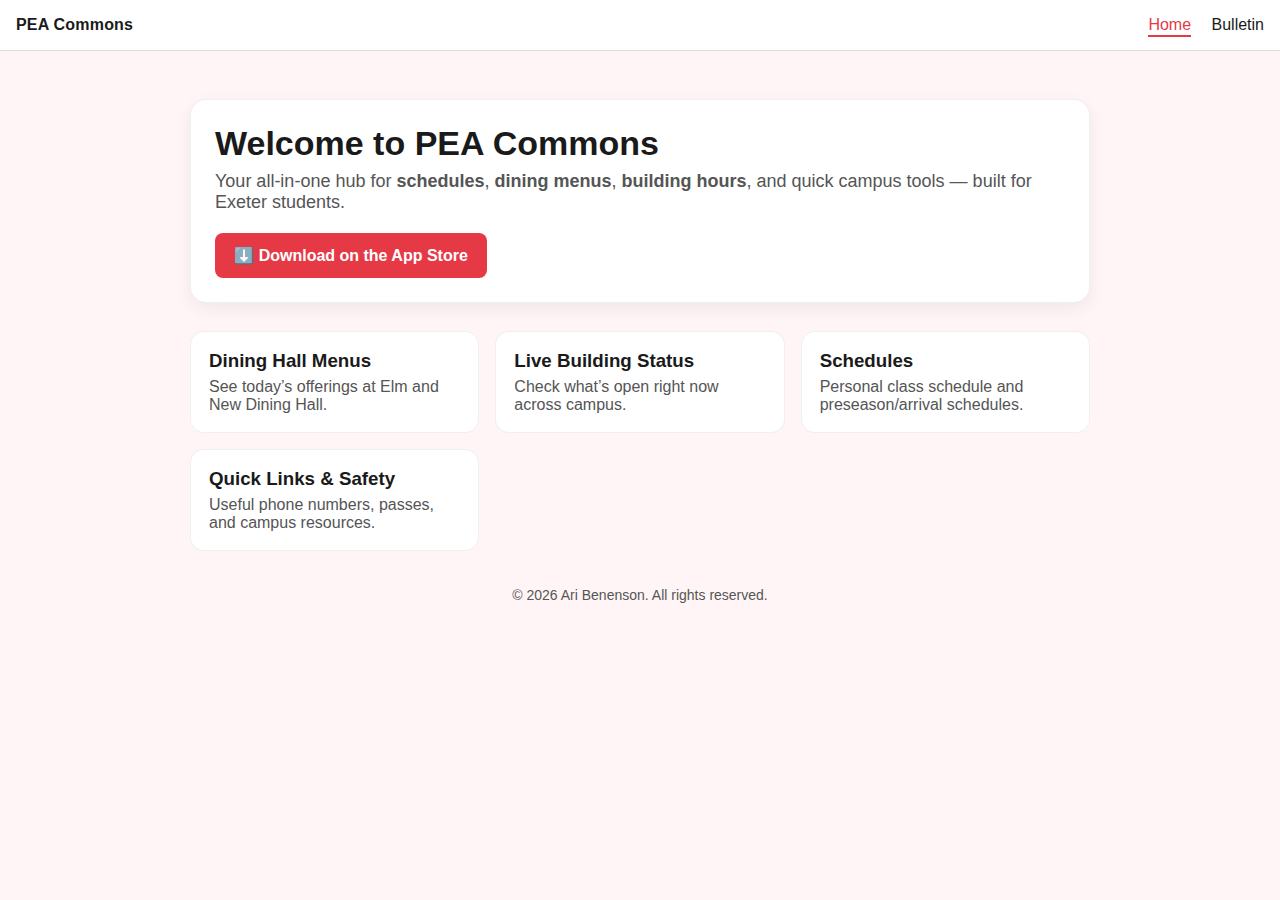
<file: index.html>
<!DOCTYPE html>
<html lang="en">
<head>
  <meta charset="UTF-8" />
  <meta name="viewport" content="width=device-width, initial-scale=1" />
  <title>PEA Commons</title>
  <link rel="stylesheet" href="style.css" />
  <meta name="description" content="PEA Commons — the student-built app for schedules, dining menus, building hours, and quick campus tools." />
</head>
<body>
  <!-- NAV -->
  <nav>
    <div style="font-weight:700; letter-spacing:.2px;">PEA Commons</div>
    <div>
      <a href="index.html">Home</a>
<a href="bulletin.html">Bulletin</a>

    </div>
  </nav>

  <!-- MAIN -->
  <main class="container">
    <!-- Hero Card -->
    <section style="background:var(--card); border-radius:16px; padding:24px; box-shadow:0 6px 18px rgba(0,0,0,.06); border:1px solid rgba(0,0,0,.06);">
      <h1 style="margin:0 0 8px 0; font-size:34px;">Welcome to PEA Commons</h1>
      <p style="margin:0; color:var(--muted); font-size:18px;">
        Your all-in-one hub for <strong>schedules</strong>, <strong>dining menus</strong>, <strong>building hours</strong>, and quick campus tools — built for Exeter students.
      </p>

      <!-- App Store button (replace href later with your real link) -->
      <div style="margin-top:20px;">
        <a class="button"
   href="https://apps.apple.com/us/app/pea-commons-dc101f/id6751022904"
   target="_blank" rel="noopener"
   aria-label="Download on the App Store">
  ⬇️ Download on the App&nbsp;Store
</a>

    </section>

    <!-- Feature Grid -->
    <section style="margin-top:28px; display:grid; gap:16px; grid-template-columns:repeat(auto-fit, minmax(230px,1fr));">
      <div style="background:var(--card); border-radius:14px; padding:18px; border:1px solid rgba(0,0,0,.06);">
        <h3 style="margin:0 0 6px 0;">Dining Hall Menus</h3>
        <p style="margin:0; color:var(--muted);">See today’s offerings at Elm and New Dining Hall.</p>
      </div>
      <div style="background:var(--card); border-radius:14px; padding:18px; border:1px solid rgba(0,0,0,.06);">
        <h3 style="margin:0 0 6px 0;">Live Building Status</h3>
        <p style="margin:0; color:var(--muted);">Check what’s open right now across campus.</p>
      </div>
      <div style="background:var(--card); border-radius:14px; padding:18px; border:1px solid rgba(0,0,0,.06);">
        <h3 style="margin:0 0 6px 0;">Schedules</h3>
        <p style="margin:0; color:var(--muted);">Personal class schedule and preseason/arrival schedules.</p>
      </div>
      <div style="background:var(--card); border-radius:14px; padding:18px; border:1px solid rgba(0,0,0,.06);">
        <h3 style="margin:0 0 6px 0;">Quick Links & Safety</h3>
        <p style="margin:0; color:var(--muted);">Useful phone numbers, passes, and campus resources.</p>
      </div>
    </section>



    <!-- Footer -->
    <footer style="text-align:center; color:var(--muted); font-size:14px; margin:36px 0 12px;">
      © <span id="year"></span> Ari Benenson. All rights reserved.
    </footer>
  </main>

  <script>
  // set year in footer
  document.getElementById('year').textContent = new Date().getFullYear();

  // highlight current nav link
  const path = location.pathname.replace(/\/+$/, "");
  document.querySelectorAll("nav a").forEach(a => {
    const href = a.getAttribute("href").replace(/\/+$/, "");
    if ((path === "" && href === "/") || (href && path.endsWith(href))) {
      a.classList.add("active");
    }
  });
</script>

</body>
</html>
</file>
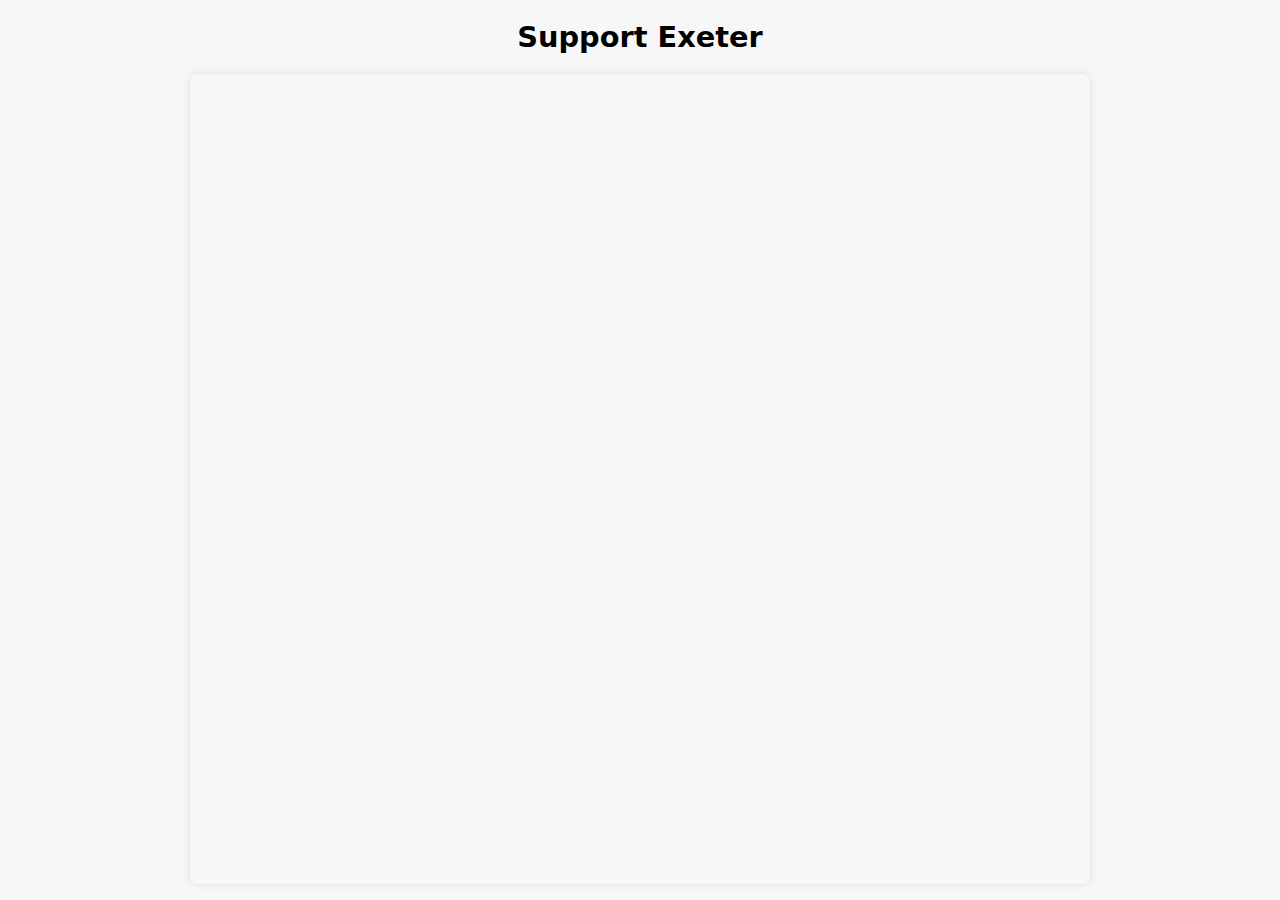
<file: bulletin.html>
<!DOCTYPE html>
<html lang="en">
<head>
  <meta charset="utf-8" />
  <meta name="viewport" content="width=device-width, initial-scale=1" />
  <title>Donate to Exeter</title>
  <style>
    body {
      margin: 0;
      font-family: system-ui, -apple-system, Segoe UI, Roboto, Arial, sans-serif;
      background: #f7f7f7;
      display: flex;
      flex-direction: column;
      align-items: center;
    }
    h1 {
      margin: 20px;
      font-size: 1.8rem;
    }
    iframe {
      width: 100%;
      max-width: 900px;
      height: 90vh;
      border: none;
      border-radius: 8px;
      box-shadow: 0 0 10px rgba(0,0,0,0.1);
    }
  </style>
</head>
<body>
  <h1>Support Exeter</h1>
  <iframe
    src="https://www.givecampus.com/campaigns/69164/donations/new"
    title="GiveCampus Donation Form"
    allowfullscreen>
  </iframe>
</body>
</html>
</file>
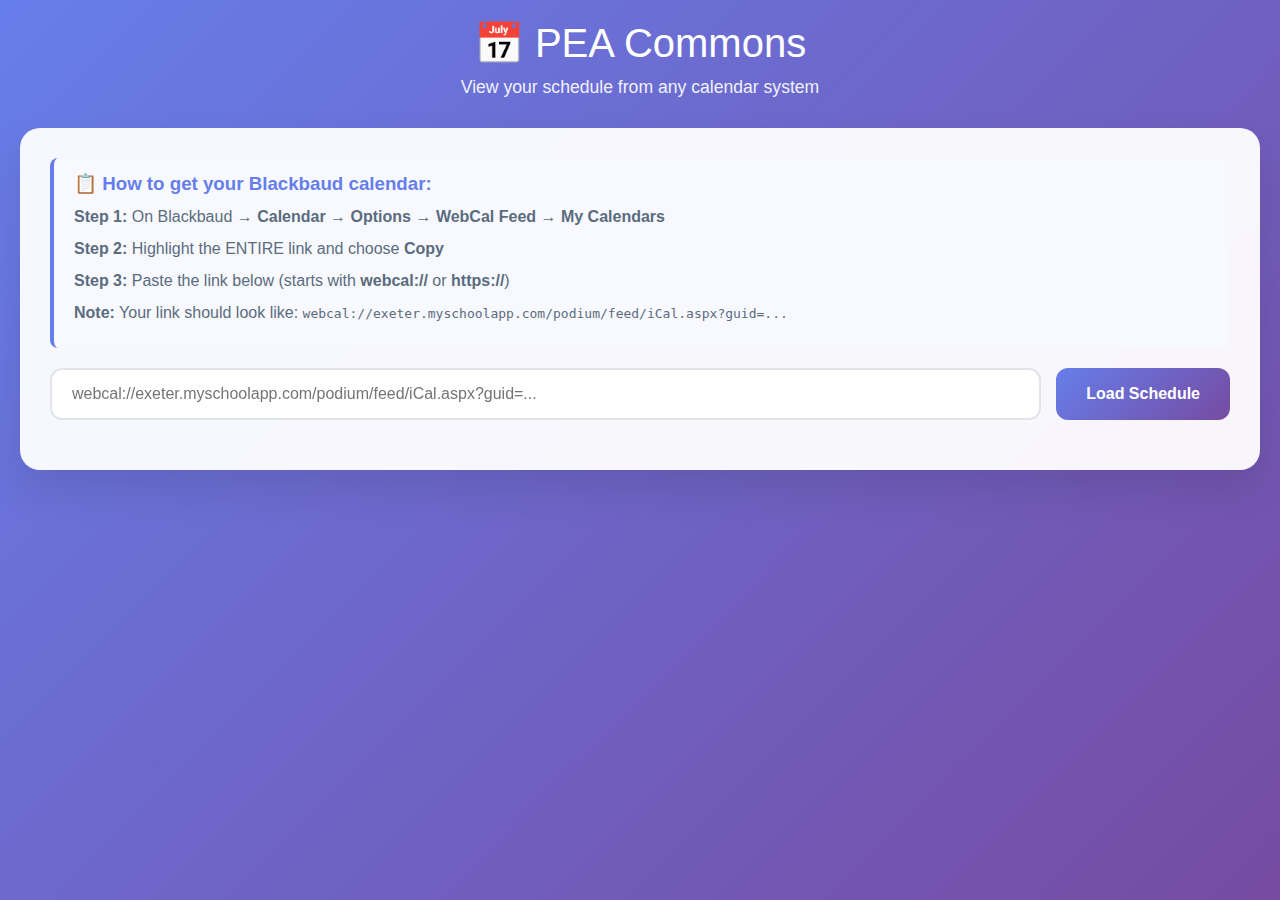
<file: schedule.html>
<!DOCTYPE html>
<html lang="en">
<head>
    <meta charset="UTF-8">
    <meta name="viewport" content="width=device-width, initial-scale=1.0">
    <title>PEA Commons - Schedule Viewer</title>
    <style>
        * {
            margin: 0;
            padding: 0;
            box-sizing: border-box;
        }

        body {
            font-family: 'Segoe UI', Tahoma, Geneva, Verdana, sans-serif;
            background: linear-gradient(135deg, #667eea 0%, #764ba2 100%);
            min-height: 100vh;
            padding: 20px;
        }

        .container {
            max-width: 1400px;
            margin: 0 auto;
        }

        .header {
            text-align: center;
            color: white;
            margin-bottom: 30px;
        }

        .header h1 {
            font-size: 2.5rem;
            margin-bottom: 10px;
            font-weight: 300;
        }

        .header p {
            opacity: 0.9;
            font-size: 1.1rem;
        }

        .input-section {
            background: rgba(255, 255, 255, 0.95);
            backdrop-filter: blur(10px);
            border-radius: 20px;
            padding: 30px;
            margin-bottom: 30px;
            box-shadow: 0 20px 40px rgba(0, 0, 0, 0.1);
        }

        .url-input-container {
            display: flex;
            gap: 15px;
            margin-bottom: 20px;
            flex-wrap: wrap;
        }

        .url-input {
            flex: 1;
            min-width: 300px;
            padding: 15px 20px;
            border: 2px solid #e1e5e9;
            border-radius: 12px;
            font-size: 16px;
            transition: all 0.3s ease;
        }

        .url-input:focus {
            outline: none;
            border-color: #667eea;
            box-shadow: 0 0 0 3px rgba(102, 126, 234, 0.1);
        }

        .load-btn {
            padding: 15px 30px;
            background: linear-gradient(135deg, #667eea 0%, #764ba2 100%);
            color: white;
            border: none;
            border-radius: 12px;
            font-size: 16px;
            font-weight: 600;
            cursor: pointer;
            transition: all 0.3s ease;
            white-space: nowrap;
        }

        .load-btn:hover {
            transform: translateY(-2px);
            box-shadow: 0 10px 25px rgba(102, 126, 234, 0.3);
        }

        .load-btn:disabled {
            opacity: 0.6;
            cursor: not-allowed;
            transform: none;
        }

        .instructions {
            background: #f8f9ff;
            border-left: 4px solid #667eea;
            padding: 15px 20px;
            border-radius: 8px;
            margin-bottom: 20px;
        }

        .instructions h3 {
            color: #667eea;
            margin-bottom: 10px;
        }

        .instructions p {
            color: #5a6c7d;
            line-height: 1.5;
            margin-bottom: 8px;
        }

        .week-navigation {
            display: flex;
            justify-content: space-between;
            align-items: center;
            margin-bottom: 20px;
            background: rgba(255, 255, 255, 0.95);
            padding: 15px 25px;
            border-radius: 15px;
            display: none;
        }

        .week-nav-btn {
            padding: 10px 20px;
            background: #667eea;
            color: white;
            border: none;
            border-radius: 8px;
            cursor: pointer;
            font-weight: 500;
            transition: all 0.3s ease;
        }

        .week-nav-btn:hover {
            background: #5a6fd8;
            transform: translateY(-1px);
        }

        .current-week {
            font-size: 1.2rem;
            font-weight: 600;
            color: #2c3e50;
        }

        .schedule-container {
            background: rgba(255, 255, 255, 0.95);
            backdrop-filter: blur(10px);
            border-radius: 20px;
            overflow: hidden;
            box-shadow: 0 20px 40px rgba(0, 0, 0, 0.1);
            display: none;
        }

        .schedule-grid {
            display: grid;
            grid-template-columns: 120px repeat(7, 1fr);
            background: #f8f9fa;
        }

        .time-header {
            background: linear-gradient(135deg, #667eea 0%, #764ba2 100%);
            color: white;
            padding: 20px 15px;
            font-weight: 600;
            text-align: center;
            font-size: 16px;
        }

        .day-header {
            background: linear-gradient(135deg, #667eea 0%, #764ba2 100%);
            color: white;
            padding: 20px 10px;
            font-weight: 600;
            text-align: center;
            font-size: 14px;
        }

        .time-slot {
            background: #f1f3f4;
            padding: 15px 10px;
            text-align: center;
            font-weight: 500;
            color: #5f6368;
            font-size: 12px;
            border-top: 1px solid #e8eaed;
            display: flex;
            align-items: center;
            justify-content: center;
        }

        .schedule-cell {
            background: white;
            border-top: 1px solid #e8eaed;
            border-right: 1px solid #e8eaed;
            min-height: 60px;
            position: relative;
        }

        .event {
            background: linear-gradient(135deg, #4285f4 0%, #34a853 100%);
            color: white;
            margin: 2px;
            padding: 8px 10px;
            border-radius: 6px;
            font-size: 12px;
            line-height: 1.3;
            cursor: pointer;
            transition: all 0.3s ease;
            box-shadow: 0 2px 8px rgba(0, 0, 0, 0.15);
        }

        .event:hover {
            transform: scale(1.02);
            box-shadow: 0 4px 12px rgba(0, 0, 0, 0.2);
        }

        .event-title {
            font-weight: 600;
            margin-bottom: 2px;
            font-size: 11px;
        }

        .event-time {
            opacity: 0.9;
            font-size: 10px;
        }

        .event-location {
            opacity: 0.8;
            font-size: 10px;
            margin-top: 2px;
        }

        .loading {
            text-align: center;
            padding: 60px;
            color: #667eea;
            display: none;
        }

        .error {
            background: #ffeaea;
            border: 1px solid #ffcdd2;
            color: #c62828;
            padding: 15px 20px;
            border-radius: 8px;
            margin-top: 20px;
            display: none;
        }

        .success {
            background: #e8f5e8;
            border: 1px solid #c8e6c9;
            color: #2e7d32;
            padding: 15px 20px;
            border-radius: 8px;
            margin-top: 20px;
            display: none;
        }

        @media (max-width: 768px) {
            .schedule-grid {
                grid-template-columns: 80px repeat(7, 1fr);
                font-size: 11px;
            }
            
            .url-input-container {
                flex-direction: column;
            }
            
            .url-input {
                min-width: 100%;
            }
            
            .event {
                font-size: 10px;
                padding: 4px 6px;
            }
            
            .time-slot {
                font-size: 10px;
                padding: 10px 5px;
            }
            
            .day-header {
                padding: 15px 5px;
                font-size: 12px;
            }
        }

        @media (max-width: 500px) {
            .schedule-grid {
                grid-template-columns: 60px repeat(5, 1fr);
            }
            
            .day-header:nth-child(7), .day-header:nth-child(8),
            .schedule-cell:nth-child(7n), .schedule-cell:nth-child(8n) {
                display: none;
            }
        }

        .spinner {
            border: 3px solid #f3f3f3;
            border-top: 3px solid #667eea;
            border-radius: 50%;
            width: 30px;
            height: 30px;
            animation: spin 1s linear infinite;
            margin: 0 auto;
        }

        @keyframes spin {
            0% { transform: rotate(0deg); }
            100% { transform: rotate(360deg); }
        }
    </style>
</head>
<body>
    <div class="container">
        <div class="header">
            <h1>📅 PEA Commons</h1>
            <p>View your schedule from any calendar system</p>
        </div>

        <div class="input-section">
            <div class="instructions">
                <h3>📋 How to get your Blackbaud calendar:</h3>
                <p><strong>Step 1:</strong> On Blackbaud → <strong>Calendar</strong> → <strong>Options</strong> → <strong>WebCal Feed</strong> → <strong>My Calendars</strong></p>
                <p><strong>Step 2:</strong> Highlight the ENTIRE link and choose <strong>Copy</strong></p>
                <p><strong>Step 3:</strong> Paste the link below (starts with <strong>webcal://</strong> or <strong>https://</strong>)</p>
                <p><strong>Note:</strong> Your link should look like: <code>webcal://exeter.myschoolapp.com/podium/feed/iCal.aspx?guid=...</code></p>
            </div>

            <div class="url-input-container">
                <input 
                    type="url" 
                    class="url-input" 
                    id="icsUrl" 
                    placeholder="webcal://exeter.myschoolapp.com/podium/feed/iCal.aspx?guid=..."
                >
                <button class="load-btn" id="loadBtn" onclick="loadSchedule()">
                    Load Schedule
                </button>
            </div>

            <div class="loading" id="loading">
                <div class="spinner"></div>
                <p>Loading your schedule...</p>
            </div>

            <div class="error" id="error"></div>
            <div class="success" id="success"></div>
        </div>

        <div class="week-navigation" id="weekNav">
            <button class="week-nav-btn" onclick="previousWeek()">← Previous Week</button>
            <div class="current-week" id="currentWeek"></div>
            <button class="week-nav-btn" onclick="nextWeek()">Next Week →</button>
        </div>

        <div class="schedule-container" id="scheduleContainer">
            <div class="schedule-grid" id="scheduleGrid">
                <!-- Schedule will be populated here -->
            </div>
        </div>
    </div>

    <script>
        let currentWeekStart = new Date();
        let calendarEvents = [];
        
        // Set current week to start of this week (Monday)
        const today = new Date();
        const dayOfWeek = today.getDay();
        const diff = today.getDate() - dayOfWeek + (dayOfWeek === 0 ? -6 : 1);
        currentWeekStart.setDate(diff);
        currentWeekStart.setHours(0, 0, 0, 0);

        async function loadSchedule() {
            let url = document.getElementById('icsUrl').value.trim();
            const loadBtn = document.getElementById('loadBtn');
            const loading = document.getElementById('loading');
            const error = document.getElementById('error');
            const success = document.getElementById('success');
            
            // Hide previous messages
            error.style.display = 'none';
            success.style.display = 'none';
            
            if (!url) {
                showError('Please paste your Blackbaud WebCal link');
                return;
            }
            
            // Convert webcal:// to https:// for web browsers
            if (url.startsWith('webcal://')) {
                url = url.replace('webcal://', 'https://');
            }
            
            // Show loading state
            loading.style.display = 'block';
            loadBtn.disabled = true;
            loadBtn.textContent = 'Loading...';
            
            try {
                // Try direct fetch first (works if CORS is properly configured)
                let response;
                let icsData;
                
                try {
                    response = await fetch(url);
                    if (response.ok) {
                        icsData = await response.text();
                    } else {
                        throw new Error('Direct fetch failed');
                    }
                } catch (directError) {
                    // Fallback to CORS proxy
                    console.log('Direct fetch failed, trying CORS proxy...');
                    const proxyUrl = `https://api.allorigins.win/get?url=${encodeURIComponent(url)}`;
                    response = await fetch(proxyUrl);
                    
                    if (!response.ok) {
                        throw new Error(`Failed to fetch calendar: ${response.status}`);
                    }
                    
                    const data = await response.json();
                    icsData = data.contents;
                }
                
                if (!icsData || !icsData.includes('BEGIN:VCALENDAR')) {
                    throw new Error('Invalid calendar format. Make sure you copied the complete WebCal link from Blackbaud.');
                }
                
                // Parse ICS data
                calendarEvents = parseICS(icsData);
                
                if (calendarEvents.length === 0) {
                    showError('No events found in the calendar. Make sure your Blackbaud calendar has events.');
                    return;
                }
                
                // Show success and render schedule
                success.textContent = `Successfully loaded ${calendarEvents.length} events from your Blackbaud calendar!`;
                success.style.display = 'block';
                
                renderSchedule();
                
                // Show week navigation and schedule
                document.getElementById('weekNav').style.display = 'flex';
                document.getElementById('scheduleContainer').style.display = 'block';
                
                // Scroll to schedule
                document.getElementById('scheduleContainer').scrollIntoView({ behavior: 'smooth' });
                
            } catch (err) {
                console.error('Error loading calendar:', err);
                let errorMessage = 'Failed to load calendar. ';
                
                if (err.message.includes('CORS')) {
                    errorMessage += 'This might be due to browser security restrictions. Try using the mobile app instead.';
                } else if (err.message.includes('404') || err.message.includes('403')) {
                    errorMessage += 'Please check that you copied the complete WebCal link from Blackbaud.';
                } else {
                    errorMessage += 'Please verify your WebCal link is correct and try again.';
                }
                
                showError(errorMessage);
            } finally {
                loading.style.display = 'none';
                loadBtn.disabled = false;
                loadBtn.textContent = 'Load Schedule';
            }
        }
        
        function showError(message) {
            const error = document.getElementById('error');
            error.textContent = message;
            error.style.display = 'block';
        }
        
        function parseICS(icsData) {
            const events = [];
            const lines = icsData.split('\n').map(line => line.trim());
            let currentEvent = null;
            
            for (let i = 0; i < lines.length; i++) {
                const line = lines[i];
                
                if (line === 'BEGIN:VEVENT') {
                    currentEvent = {};
                } else if (line === 'END:VEVENT' && currentEvent) {
                    if (currentEvent.start && currentEvent.summary) {
                        events.push(currentEvent);
                    }
                    currentEvent = null;
                } else if (currentEvent && line.includes(':')) {
                    const [key, ...valueParts] = line.split(':');
                    const value = valueParts.join(':');
                    
                    if (key.startsWith('DTSTART')) {
                        currentEvent.start = parseICSDate(value);
                    } else if (key.startsWith('DTEND')) {
                        currentEvent.end = parseICSDate(value);
                    } else if (key === 'SUMMARY') {
                        currentEvent.summary = value;
                    } else if (key === 'LOCATION') {
                        currentEvent.location = value;
                    }
                }
            }
            
            return events.filter(event => event.start && event.end);
        }
        
        function parseICSDate(dateStr) {
            // Handle both date and datetime formats
            if (dateStr.length === 8) {
                // YYYYMMDD format
                return new Date(
                    parseInt(dateStr.substr(0, 4)),
                    parseInt(dateStr.substr(4, 2)) - 1,
                    parseInt(dateStr.substr(6, 2))
                );
            } else if (dateStr.length >= 15) {
                // YYYYMMDDTHHMMSS format
                return new Date(
                    parseInt(dateStr.substr(0, 4)),
                    parseInt(dateStr.substr(4, 2)) - 1,
                    parseInt(dateStr.substr(6, 2)),
                    parseInt(dateStr.substr(9, 2)),
                    parseInt(dateStr.substr(11, 2)),
                    parseInt(dateStr.substr(13, 2))
                );
            }
            return new Date();
        }
        
        function renderSchedule() {
            const grid = document.getElementById('scheduleGrid');
            const weekDisplay = document.getElementById('currentWeek');
            
            // Update week display
            const endOfWeek = new Date(currentWeekStart);
            endOfWeek.setDate(endOfWeek.getDate() + 6);
            weekDisplay.textContent = `${currentWeekStart.toLocaleDateString()} - ${endOfWeek.toLocaleDateString()}`;
            
            // Clear existing grid
            grid.innerHTML = '';
            
            // Create headers
            const timeHeader = document.createElement('div');
            timeHeader.className = 'time-header';
            timeHeader.textContent = 'Time';
            grid.appendChild(timeHeader);
            
            const days = ['Monday', 'Tuesday', 'Wednesday', 'Thursday', 'Friday', 'Saturday', 'Sunday'];
            days.forEach((day, index) => {
                const dayHeader = document.createElement('div');
                dayHeader.className = 'day-header';
                const date = new Date(currentWeekStart);
                date.setDate(date.getDate() + index);
                dayHeader.innerHTML = `${day}<br><small>${date.getDate()}/${date.getMonth() + 1}</small>`;
                grid.appendChild(dayHeader);
            });
            
            // Create time slots from 7 AM to 6 PM
            for (let hour = 7; hour <= 18; hour++) {
                // Time slot label
                const timeSlot = document.createElement('div');
                timeSlot.className = 'time-slot';
                const timeLabel = hour === 12 ? '12 PM' : hour > 12 ? `${hour - 12} PM` : `${hour} AM`;
                timeSlot.textContent = timeLabel;
                grid.appendChild(timeSlot);
                
                // Day cells for this hour
                for (let day = 0; day < 7; day++) {
                    const cell = document.createElement('div');
                    cell.className = 'schedule-cell';
                    
                    const cellDate = new Date(currentWeekStart);
                    cellDate.setDate(cellDate.getDate() + day);
                    cellDate.setHours(hour, 0, 0, 0);
                    
                    // Find events for this time slot
                    const eventsForSlot = calendarEvents.filter(event => {
                        const eventStart = new Date(event.start);
                        const eventEnd = new Date(event.end);
                        const slotEnd = new Date(cellDate);
                        slotEnd.setHours(hour + 1);
                        
                        return eventStart < slotEnd && eventEnd > cellDate;
                    });
                    
                    eventsForSlot.forEach(event => {
                        const eventDiv = document.createElement('div');
                        eventDiv.className = 'event';
                        
                        const startTime = new Date(event.start);
                        const endTime = new Date(event.end);
                        
                        eventDiv.innerHTML = `
                            <div class="event-title">${event.summary}</div>
                            <div class="event-time">${formatTime(startTime)} - ${formatTime(endTime)}</div>
                            ${event.location ? `<div class="event-location">${event.location}</div>` : ''}
                        `;
                        
                        cell.appendChild(eventDiv);
                    });
                    
                    grid.appendChild(cell);
                }
            }
        }
        
        function formatTime(date) {
            return date.toLocaleTimeString([], { hour: '2-digit', minute: '2-digit' });
        }
        
        function previousWeek() {
            currentWeekStart.setDate(currentWeekStart.getDate() - 7);
            renderSchedule();
        }
        
        function nextWeek() {
            currentWeekStart.setDate(currentWeekStart.getDate() + 7);
            renderSchedule();
        }
        
        // Allow Enter key to load schedule
        document.getElementById('icsUrl').addEventListener('keypress', function(e) {
            if (e.key === 'Enter') {
                loadSchedule();
            }
        });
    </script>
</body>
</html>
</file>
<file: style.css>
:root {
  --bg: #fff5f6;          /* light pink background */
  --card: #ffffff;        /* white cards */
  --text: #1a1a1a;        /* dark text */
  --muted: #555;          /* secondary text */
  --primary: #e63946;     /* red buttons (like in app) */
  --primary-hover: #c92e3a;
}

body {
  margin: 0;
  font-family: -apple-system, BlinkMacSystemFont, "Segoe UI", Roboto, sans-serif;
  background: var(--bg);
  color: var(--text);
}

/* NAVBAR */
nav {
  background: var(--card);
  padding: 1rem;
  display: flex;
  justify-content: space-between;
  align-items: center;
  border-bottom: 1px solid #ddd;
  position: sticky;
  top: 0;
}

nav a {
  color: var(--text);
  text-decoration: none;
  margin-left: 1rem;
  font-weight: 500;
}

nav a:hover {
  color: var(--primary);
}

/* CONTAINER */
.container {
  max-width: 900px;
  margin: 2rem auto;
  padding: 1rem;
}

/* BUTTON */
.button {
  display: inline-block;
  background: var(--primary);
  color: white;
  padding: 0.8rem 1.2rem;
  border-radius: 8px;
  text-decoration: none;
  font-weight: 600;
  transition: background 0.2s;
}

.button:hover {
  background: var(--primary-hover);
}

/* NAV active link */
nav a.active {
  color: var(--primary);
  border-bottom: 2px solid var(--primary);
  padding-bottom: 2px;
}
</file>
